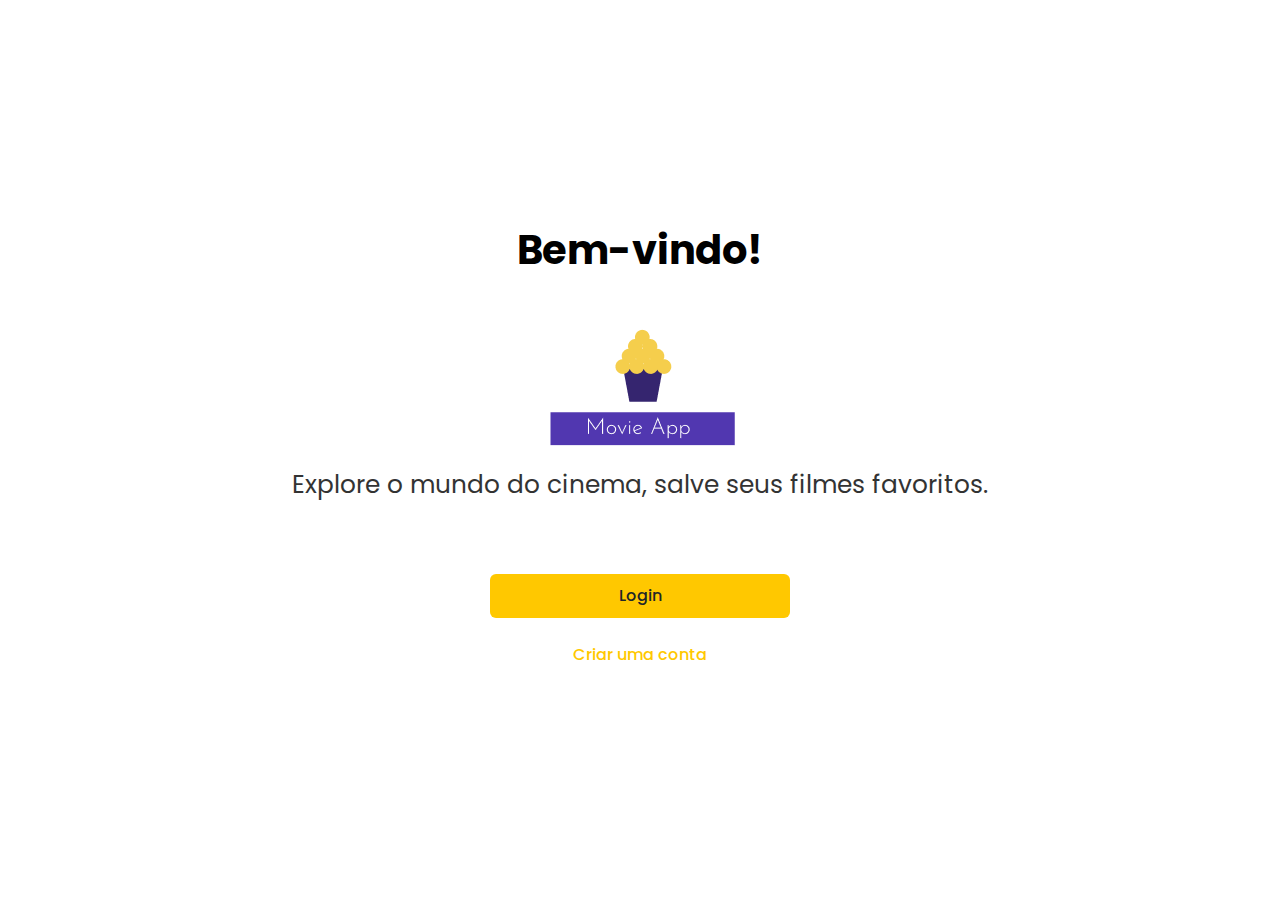
<file: landing page/index.html>
<!DOCTYPE html>
<html lang="pt-BR">
<head>
    <meta charset="utf-8">
    <meta name="viewport" content="initial-scale=1, width=device-width">
    
    <link href="https://cdn.jsdelivr.net/npm/bootstrap@5.3.0/dist/css/bootstrap.min.css" rel="stylesheet">
    <link rel="stylesheet" href="./style.css" />
	<link rel="preconnect" href="https://fonts.googleapis.com">
	<link rel="preconnect" href="https://fonts.gstatic.com" crossorigin>
	<link href="https://fonts.googleapis.com/css2?family=Poppins:wght@400;500;700&display=swap" rel="stylesheet">
    
    <title>Landing page</title>
</head>
<body>
    
    <div class="landingpage text-center">
        <h1 class="bem-vindo">Bem-vindo!</h1>
        
        <img src="logo-movieapp.png" alt="Logo" class="logo mb-3">

        <p class="explore-o-mundo">Explore o mundo do cinema, salve seus filmes favoritos.</p>
        
        <div class="button-container">
            <button class="btn btn-warning w-100 mb-2" id="login-button">Login</button>
            <a href="#" class="btn btn-link w-100" id="create-account-button">Criar uma conta</a>
        </div>
    </div>
    
	<script src="./script.js" defer></script>
	<script src="https://cdn.jsdelivr.net/npm/bootstrap@5.3.0/dist/js/bootstrap.bundle.min.js"></script>
</body>
</html>
</file>
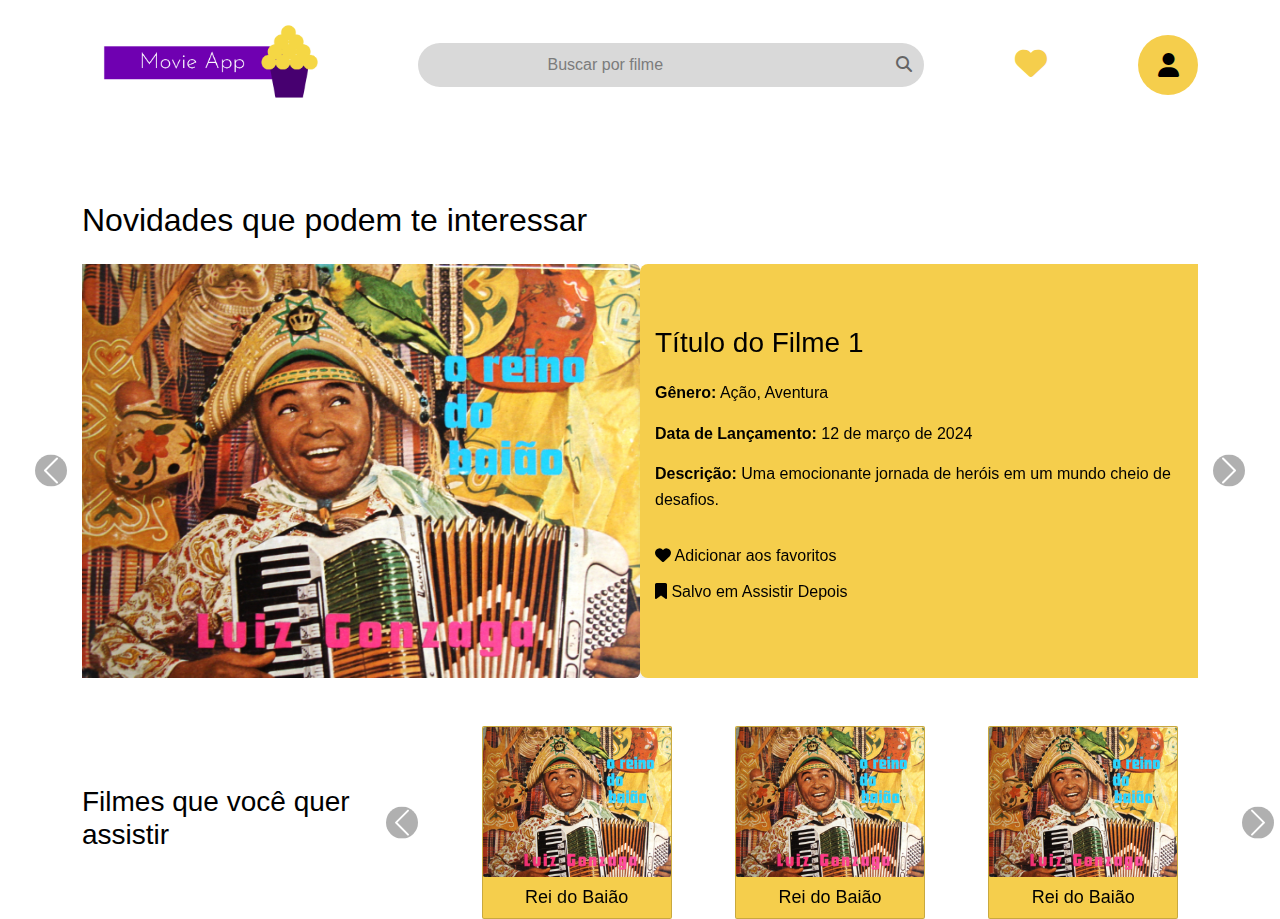
<file: pagina inicial/index.html>
<!DOCTYPE html>
<html lang="pt-br">
<head>
  <meta charset="UTF-8">
  <meta name="viewport" content="width=device-width, initial-scale=1.0">
  <title>Aplicativo de Filmes</title>
  
  <link href="https://cdn.jsdelivr.net/npm/bootstrap@5.3.3/dist/css/bootstrap.min.css" rel="stylesheet">
  <link rel="stylesheet" href="https://cdnjs.cloudflare.com/ajax/libs/font-awesome/6.5.0/css/all.min.css">
  <link rel="stylesheet" href="styles.css">
</head>
<body>
  <!-- Cabeçalho -->
  <div class="container py-4">
    <header class="d-flex justify-content-between align-items-center mb-4">
      <h1 class="m-0">
        <img src="logo-movieapp.png" alt="Logo" width="300" class="logo">
      </h1>
      
      <!-- Barra de pesquisa -->
      <form class="d-flex custom-search-bar">
        <div class="input-group">
          <input type="text" class="form-control" placeholder="Buscar por filme" aria-label="Buscar">
          <button class="btn btn-outline-secondary" type="button">
            <i class="fas fa-search"></i>
          </button>
        </div>
      </form>

      <!-- Ícones de favoritos e login -->
      <div class="d-flex align-items-center header-icons">
        <button class="favorites-btn" title="Favoritos">
          <i class="fas fa-heart"></i>
        </button>
        <button class="login-btn" title="Login">
          <i class="fas fa-user"></i>
        </button>
      </div>      
    </header>
  </div>

  <!-- Novidades que podem te interessar -->
  <div class="container mt-5">
    <h2 class="mb-4">Novidades que podem te interessar</h2>
    <div id="filmeCarrosselNovidades" class="carousel slide">
      <div class="carousel-inner">
        <div class="carousel-item active">
          <div class="row">
            <div class="col-md-6">
              <img src="Imagens/luiz-gonzaga-o-reino-do-baiao 1.png" class="d-block w-100 rounded" alt="Imagem do Filme 1">
            </div>
            <div class="col-md-6">
              <div class="info-box">
                <h3 class="title">Título do Filme 1</h3>
                <p><strong>Gênero:</strong> Ação, Aventura</p>
                <p><strong>Data de Lançamento:</strong> 12 de março de 2024</p>
                <p><strong>Descrição:</strong> Uma emocionante jornada de heróis em um mundo cheio de desafios.</p>
                <div class="actions mt-3">
                  <p><i class="fas fa-heart"></i> Adicionar aos favoritos</p>
                  <p><i class="fas fa-bookmark"></i> Salvo em Assistir Depois</p>
                </div>
              </div>
            </div>
          </div>
        </div>
        <div class="carousel-item">
          <div class="row">
            <div class="col-md-6">
              <img src="Imagens/luiz-gonzaga-o-reino-do-baiao 1.png" class="d-block w-100" alt="Imagem do Filme 2">
            </div>
            <div class="col-md-6">
              <div class="info-box">
                <h3 class="title">Título do Filme 2</h3>
                <p><strong>Gênero:</strong> Drama, Suspense</p>
                <p><strong>Data de Lançamento:</strong> 25 de abril de 2024</p>
                <p><strong>Descrição:</strong> Um drama emocionante que explora os limites da sobrevivência.</p>
                <div class="actions mt-3">
                  <p><i class="fas fa-heart"></i> Adicionar aos favoritos</p>
                  <p><i class="fas fa-bookmark"></i> Salvo em Assistir Depois</p>
                </div>
              </div>
            </div>
          </div>
        </div>
      </div>
      <button class="carousel-control-prev" type="button" data-bs-target="#filmeCarrosselNovidades" data-bs-slide="prev">
        <span class="carousel-control-prev-icon" aria-hidden="true"></span>
        <span class="visually-hidden">Anterior</span>
      </button>
      <button class="carousel-control-next" type="button" data-bs-target="#filmeCarrosselNovidades" data-bs-slide="next">
        <span class="carousel-control-next-icon" aria-hidden="true"></span>
        <span class="visually-hidden">Próximo</span>
      </button>
    </div>
  </div>

  <!-- Filmes que você quer assistir -->
  <div class="container mt-5">
    <div class="row align-items-center">
      <div class="col-md-4">
        <h3>Filmes que você quer assistir</h3>
      </div>
      <div class="col-md-8">
        <div id="filmeCarrosselAssistir" class="carousel slide filmes-carousel">
          <div class="carousel-inner">
            <div class="carousel-item active">
              <div class="row">
                <div class="col-md-4">
                  <div class="card filmes-card">
                    <img src="Imagens/luiz-gonzaga-o-reino-do-baiao.png" class="card-img-top" alt="Filme 1">
                    <div class="card-body">
                      <h5 class="card-title">Rei do Baião</h5>
                    </div>
                  </div>
                </div>
                <div class="col-md-4">
                  <div class="card filmes-card">
                    <img src="Imagens/luiz-gonzaga-o-reino-do-baiao.png" class="card-img-top" alt="Filme 2">
                    <div class="card-body">
                      <h5 class="card-title">Rei do Baião</h5>
                    </div>
                  </div>
                </div>
                <div class="col-md-4">
                  <div class="card filmes-card">
                    <img src="Imagens/luiz-gonzaga-o-reino-do-baiao.png" class="card-img-top" alt="Filme 3">
                    <div class="card-body">
                      <h5 class="card-title">Rei do Baião</h5>
                    </div>
                  </div>
                </div>
              </div>
            </div>
            <div class="carousel-item">
              <div class="row">
                <div class="col-md-4">
                  <div class="card filmes-card">
                    <img src="Imagens/luiz-gonzaga-o-reino-do-baiao.png" class="card-img-top" alt="Filme 4">
                    <div class="card-body">
                      <h5 class="card-title">Rei do Baião</h5>
                    </div>
                  </div>
                </div>
                <div class="col-md-4">
                  <div class="card filmes-card">
                    <img src="Imagens/luiz-gonzaga-o-reino-do-baiao.png" class="card-img-top" alt="Filme 5">
                    <div class="card-body">
                      <h5 class="card-title">Rei do Baião</h5>
                    </div>
                  </div>
                </div>
                <div class="col-md-4">
                  <div class="card filmes-card">
                    <img src="Imagens/luiz-gonzaga-o-reino-do-baiao.png" class="card-img-top" alt="Filme 6">
                    <div class="card-body">
                      <h5 class="card-title">Rei do Baião</h5>
                    </div>
                  </div>
                </div>
              </div>
            </div>
          </div>
          <button class="carousel-control-prev" type="button" data-bs-target="#filmeCarrosselAssistir" data-bs-slide="prev">
            <span class="carousel-control-prev-icon" aria-hidden="true"></span>
            <span class="visually-hidden">Anterior</span>
          </button>
          <button class="carousel-control-next" type="button" data-bs-target="#filmeCarrosselAssistir" data-bs-slide="next">
            <span class="carousel-control-next-icon" aria-hidden="true"></span>
            <span class="visually-hidden">Próximo</span>
          </button>
        </div>
      </div>
    </div>
  </div>

  <script src="script.js"></script>
  <script src="https://cdn.jsdelivr.net/npm/bootstrap@5.3.3/dist/js/bootstrap.bundle.min.js"></script>
</body>
</html>
</file>
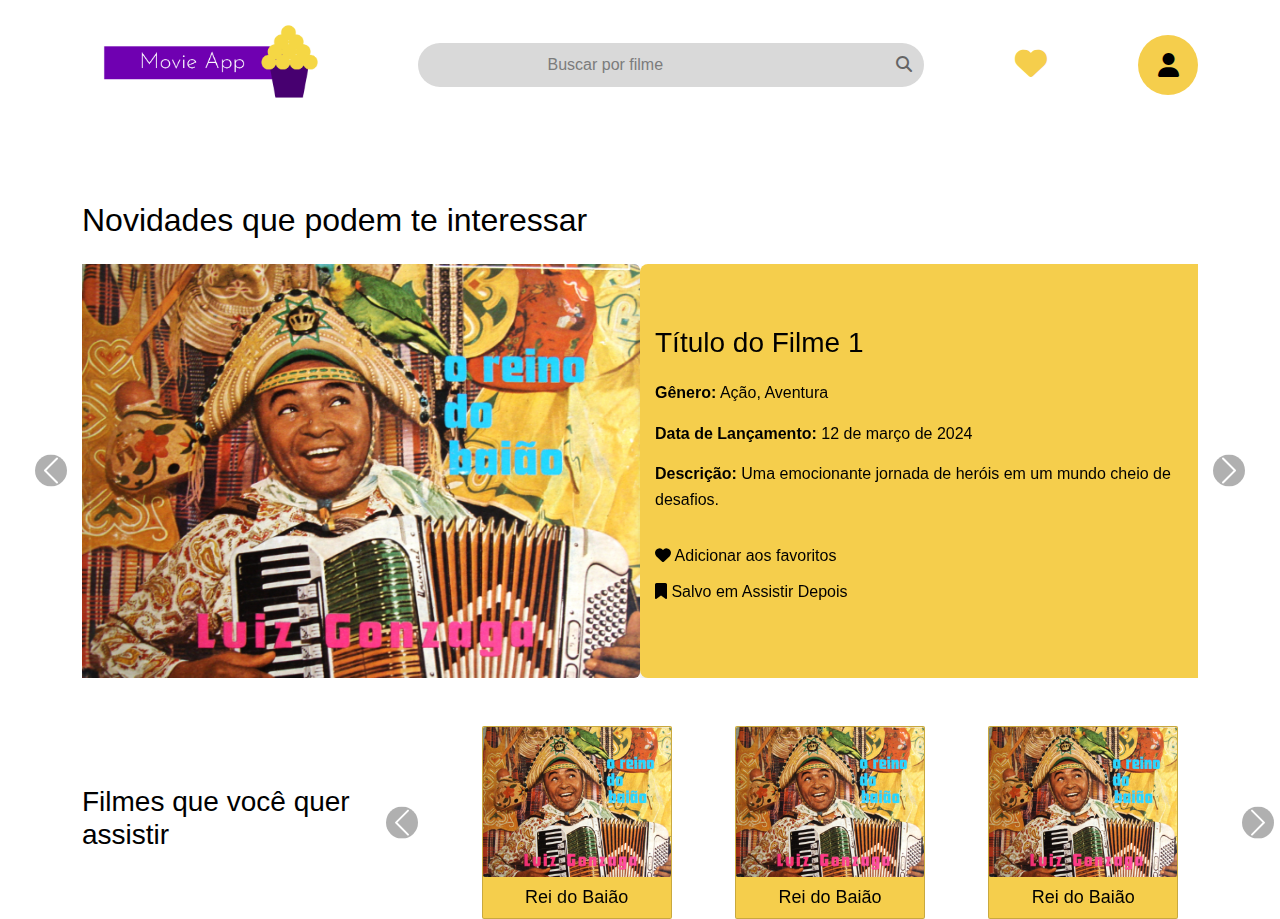
<file: pagina_inicial/index.html>
<!DOCTYPE html>
<html lang="pt-br">
<head>
  <meta charset="UTF-8">
  <meta name="viewport" content="width=device-width, initial-scale=1.0">
  <title>Movie App</title>
  
  <link href="https://cdn.jsdelivr.net/npm/bootstrap@5.3.3/dist/css/bootstrap.min.css" rel="stylesheet">
  <link rel="stylesheet" href="https://cdnjs.cloudflare.com/ajax/libs/font-awesome/6.5.0/css/all.min.css">
  <link rel="stylesheet" href="styles.css">
</head>
<body>
  <!-- Cabeçalho -->
  <div class="container py-4">
    <header class="d-flex justify-content-between align-items-center mb-4">
      <h1 class="m-0">
        <img src="logo-movieapp.png" alt="Logo" width="300" class="logo">
      </h1>
      
      <!-- Barra de pesquisa -->
      <form class="d-flex custom-search-bar">
        <div class="input-group">
          <input type="text" class="form-control" placeholder="Buscar por filme" aria-label="Buscar">
          <button class="btn btn-outline-secondary" type="button">
            <i class="fas fa-search"></i>
          </button>
        </div>
      </form>

      <!-- Ícones de favoritos e login -->
      <div class="d-flex align-items-center header-icons">
        <button class="favorites-btn" title="Favoritos">
          <i class="fas fa-heart"></i>
        </button>
        <button class="login-btn" title="Login">
          <i class="fas fa-user"></i>
        </button>
      </div>      
    </header>
  </div>

  <!-- Novidades que podem te interessar -->
  <div class="container mt-5">
    <h2 class="mb-4">Novidades que podem te interessar</h2>
    <div id="filmeCarrosselNovidades" class="carousel slide">
      <div class="carousel-inner">
        <div class="carousel-item active">
          <div class="row">
            <div class="col-md-6">
              <img src="Imagens/luiz-gonzaga-o-reino-do-baiao 1.png" class="d-block w-100 rounded" alt="Imagem do Filme 1">
            </div>
            <div class="col-md-6">
              <div class="info-box">
                <h3 class="title">Título do Filme 1</h3>
                <p><strong>Gênero:</strong> Ação, Aventura</p>
                <p><strong>Data de Lançamento:</strong> 12 de março de 2024</p>
                <p><strong>Descrição:</strong> Uma emocionante jornada de heróis em um mundo cheio de desafios.</p>
                <div class="actions mt-3">
                  <p><i class="fas fa-heart"></i> Adicionar aos favoritos</p>
                  <p><i class="fas fa-bookmark"></i> Salvo em Assistir Depois</p>
                </div>
              </div>
            </div>
          </div>
        </div>
        <div class="carousel-item">
          <div class="row">
            <div class="col-md-6">
              <img src="Imagens/luiz-gonzaga-o-reino-do-baiao 1.png" class="d-block w-100" alt="Imagem do Filme 2">
            </div>
            <div class="col-md-6">
              <div class="info-box">
                <h3 class="title">Título do Filme 2</h3>
                <p><strong>Gênero:</strong> Drama, Suspense</p>
                <p><strong>Data de Lançamento:</strong> 25 de abril de 2024</p>
                <p><strong>Descrição:</strong> Um drama emocionante que explora os limites da sobrevivência.</p>
                <div class="actions mt-3">
                  <p><i class="fas fa-heart"></i> Adicionar aos favoritos</p>
                  <p><i class="fas fa-bookmark"></i> Salvo em Assistir Depois</p>
                </div>
              </div>
            </div>
          </div>
        </div>
      </div>
      <button class="carousel-control-prev" type="button" data-bs-target="#filmeCarrosselNovidades" data-bs-slide="prev">
        <span class="carousel-control-prev-icon" aria-hidden="true"></span>
        <span class="visually-hidden">Anterior</span>
      </button>
      <button class="carousel-control-next" type="button" data-bs-target="#filmeCarrosselNovidades" data-bs-slide="next">
        <span class="carousel-control-next-icon" aria-hidden="true"></span>
        <span class="visually-hidden">Próximo</span>
      </button>
    </div>
  </div>

  <!-- Filmes que você quer assistir -->
  <div class="container mt-5">
    <div class="row align-items-center">
      <div class="col-md-4">
        <h3>Filmes que você quer assistir</h3>
      </div>
      <div class="col-md-8">
        <div id="filmeCarrosselAssistir" class="carousel slide filmes-carousel">
          <div class="carousel-inner">
            <div class="carousel-item active">
              <div class="row">
                <div class="col-md-4">
                  <div class="card filmes-card">
                    <img src="Imagens/luiz-gonzaga-o-reino-do-baiao.png" class="card-img-top" alt="Filme 1">
                    <div class="card-body">
                      <h5 class="card-title">Rei do Baião</h5>
                    </div>
                  </div>
                </div>
                <div class="col-md-4">
                  <div class="card filmes-card">
                    <img src="Imagens/luiz-gonzaga-o-reino-do-baiao.png" class="card-img-top" alt="Filme 2">
                    <div class="card-body">
                      <h5 class="card-title">Rei do Baião</h5>
                    </div>
                  </div>
                </div>
                <div class="col-md-4">
                  <div class="card filmes-card">
                    <img src="Imagens/luiz-gonzaga-o-reino-do-baiao.png" class="card-img-top" alt="Filme 3">
                    <div class="card-body">
                      <h5 class="card-title">Rei do Baião</h5>
                    </div>
                  </div>
                </div>
              </div>
            </div>
            <div class="carousel-item">
              <div class="row">
                <div class="col-md-4">
                  <div class="card filmes-card">
                    <img src="Imagens/luiz-gonzaga-o-reino-do-baiao.png" class="card-img-top" alt="Filme 4">
                    <div class="card-body">
                      <h5 class="card-title">Rei do Baião</h5>
                    </div>
                  </div>
                </div>
                <div class="col-md-4">
                  <div class="card filmes-card">
                    <img src="Imagens/luiz-gonzaga-o-reino-do-baiao.png" class="card-img-top" alt="Filme 5">
                    <div class="card-body">
                      <h5 class="card-title">Rei do Baião</h5>
                    </div>
                  </div>
                </div>
                <div class="col-md-4">
                  <div class="card filmes-card">
                    <img src="Imagens/luiz-gonzaga-o-reino-do-baiao.png" class="card-img-top" alt="Filme 6">
                    <div class="card-body">
                      <h5 class="card-title">Rei do Baião</h5>
                    </div>
                  </div>
                </div>
              </div>
            </div>
          </div>
          <button class="carousel-control-prev" type="button" data-bs-target="#filmeCarrosselAssistir" data-bs-slide="prev">
            <span class="carousel-control-prev-icon" aria-hidden="true"></span>
            <span class="visually-hidden">Anterior</span>
          </button>
          <button class="carousel-control-next" type="button" data-bs-target="#filmeCarrosselAssistir" data-bs-slide="next">
            <span class="carousel-control-next-icon" aria-hidden="true"></span>
            <span class="visually-hidden">Próximo</span>
          </button>
        </div>
      </div>
    </div>
  </div>

  <script src="script.js"></script>
  <script src="https://cdn.jsdelivr.net/npm/bootstrap@5.3.3/dist/js/bootstrap.bundle.min.js"></script>
</body>
</html>
</file>
<file: landing page/style.css>
body {
  font-family: 'Poppins', sans-serif;
  margin: 0;
  padding: 0;
  background-color: #ffffff; 
  color: #343a40; 
}


.landingpage {
  display: flex;
  flex-direction: column;
  align-items: center;
  justify-content: center;
  height: 100vh;
  text-align: center;
  padding: 20px;
}

.bem-vindo {
  font-size: 2.5rem;
  font-weight: 700;
  margin-bottom: 50px;
  color: #000000;
}

.logo {
  max-width: 200px;
  height: auto;
  margin-bottom: 60px;
}

.explore-o-mundo {
  font-size: 1.55rem;
  margin-bottom: 70px;
  color: #333333; 
}

.button-container {
  width: 100%;
  max-width: 300px;
}

#login-button {
  font-size: 1rem;
  font-weight: 500;
  background-color: #ffc800;
  border: none;
  padding: 10px;
  color: #212529;
  transition: background-color 0.3s ease;
}

#login-button:hover {
  background-color: #ffc800;
}

#create-account-button {
  font-size: 1rem;
  font-weight: 500;
  text-decoration: none; 
  color: #ffc800; 
  display: block;
  margin-top: 10px;
}

#create-account-button:hover {
  text-decoration: underline;
}
</file>
<file: pagina inicial/styles.css>
body {
  font-family: Arial, Helvetica, sans-serif;
  line-height: 1.6;
  color: #000000;
  margin: 0;
  padding: 0;
}

h1, h2, h3 {
  color: #000000;
}

/* Cabeçalho */
header {
  border-bottom: none; 
}
  

header img {
  max-width: 250px;
}

header .gap-3 a {
  transition: color 0.3s ease-in-out;
}

.custom-search-bar .input-group {
  border-radius: 50px;
  overflow: hidden; 
}

.custom-search-bar .form-control {
  border: none; 
  background-color: #d9d9d9; 
  padding: 10px 130px; 
  text-align: start;
}

.custom-search-bar .form-control::placeholder {
  color: #656565; 
  opacity: 0.8; 
}

.custom-search-bar .btn-outline-secondary {
  border: none; 
  background-color: #d9d9d9; 
  color: #656565; 
  transition: background-color 0.3s ease-in-out; 
}

.custom-search-bar .btn-outline-secondary:hover {
  background-color: #8a8a8a; 
}

/* Ícone de favoritos */
.header-icons .favorites-btn {
  background: none; 
  border: none; 
  color: #f5ce4c; 
  font-size: 2rem; 
  transition: transform 0.3s ease; 
}

.header-icons .favorites-btn:hover {
  transform: scale(1.2); 
}

/* Ícone de login */
.header-icons .login-btn {
  width: 60px; 
  height: 60px; 
  background-color: #f5ce4c; 
  border: none; 
  border-radius: 50%; 
  display: flex; 
  align-items: center; 
  justify-content: center; 
  color: #000000; 
  font-size: 1.5rem; 
  transition: background-color 0.3s ease, transform 0.3s ease; 
}

.header-icons .login-btn:hover {
  background-color: #ffd900; 
  transform: scale(1.1); 
}

/* Margens dos ícones */
.header-icons .favorites-btn {
  margin-right: 70px; 
}

.header-icons .login-btn {
  margin-left: 15px; 
}

/* Novidades */
#filmeCarrosselNovidades .info-box {
  padding: 15px;
  background-color: #f5ce4c;
  border-radius: 8px;
  box-shadow: 0 4px 6px #0000001a;
}

#filmeCarrosselNovidades .title {
  color: #000000;
}

/* Botões do carrossel */
.carousel-control-prev-icon,
.carousel-control-next-icon {
  background-color: #636363;
  border-radius: 50%;
}

/* Carrossel */
.carousel-item .col-md-6 {
  flex: 2;
  padding: 0; 
}

.carousel-item img {
  width: 573px;
  height: 414px; 
  object-fit: auto; 
  border-radius: 15px; 
}

.info-box {
  display: flex;
  height: 414px;
  flex-direction: column; 
  justify-content: center; 
  padding: 60px; 
  background-color: #f8f9fa; 
  border-radius: 5px;
}

/* Texto e elementos dentro do info-box */
.info-box .title {
  margin-bottom: 20px; 
}

.info-box p {
  margin-bottom: 15px; 
}

.info-box .actions p {
  margin-bottom: 10px; 
}

.carousel-control-prev,
.carousel-control-next {
  position: absolute;
  top: 50%;
  transform: translateY(-50%);
  z-index: 10;
}

.carousel-control-prev {
  left: -115px;
}

.carousel-control-next {
  right: -115px;
}

/* Cards */
.filmes-carousel .filmes-card {
  background-color: #f5ce4c; 
  color: #000000; 
  max-width: 190px; 
  margin: 0 auto; 
  border-radius: 2px; 
  overflow: hidden; 
  font-family: 'Arial', sans-serif;
  transition: transform 0.3s ease-in-out; 
}

.filmes-carousel .filmes-card img {
  width: 100%; 
  height: 150px; 
  display: block; 
  object-fit: cover; 
  border-radius: 2px; 
}


.filmes-carousel .filmes-card .card-body {
  padding: 10px; 
  text-align: center; 
}

.filmes-carousel .filmes-card .card-title {
  font-size: 18px; 
  margin-bottom: 0px; 
}

/* Responsividade */
@media (max-width: 768px) {
  .carousel-inner .row {
    flex-direction: column;
    align-items: center;
  }

  .info-box {
    text-align: center;
  }
}
</file>
<file: pagina_inicial/styles.css>
body {
  font-family: Arial, Helvetica, sans-serif;
  line-height: 1.6;
  color: #000000;
  margin: 0;
  padding: 0;
}

h1, h2, h3 {
  color: #000000;
}

/* Cabeçalho */
header {
  border-bottom: none; 
}
  

header img {
  max-width: 250px;
}

header .gap-3 a {
  transition: color 0.3s ease-in-out;
}

.custom-search-bar .input-group {
  border-radius: 50px;
  overflow: hidden; 
}

.custom-search-bar .form-control {
  border: none; 
  background-color: #d9d9d9; 
  padding: 10px 130px; 
  text-align: start;
}

.custom-search-bar .form-control::placeholder {
  color: #656565; 
  opacity: 0.8; 
}

.custom-search-bar .btn-outline-secondary {
  border: none; 
  background-color: #d9d9d9; 
  color: #656565; 
  transition: background-color 0.3s ease-in-out; 
}

.custom-search-bar .btn-outline-secondary:hover {
  background-color: #8a8a8a; 
}

/* Ícone de favoritos */
.header-icons .favorites-btn {
  background: none; 
  border: none; 
  color: #f5ce4c; 
  font-size: 2rem; 
  transition: transform 0.3s ease; 
}

.header-icons .favorites-btn:hover {
  transform: scale(1.2); 
}

/* Ícone de login */
.header-icons .login-btn {
  width: 60px; 
  height: 60px; 
  background-color: #f5ce4c; 
  border: none; 
  border-radius: 50%; 
  display: flex; 
  align-items: center; 
  justify-content: center; 
  color: #000000; 
  font-size: 1.5rem; 
  transition: background-color 0.3s ease, transform 0.3s ease; 
}

.header-icons .login-btn:hover {
  background-color: #ffd900; 
  transform: scale(1.1); 
}

/* Margens dos ícones */
.header-icons .favorites-btn {
  margin-right: 70px; 
}

.header-icons .login-btn {
  margin-left: 15px; 
}

/* Novidades */
#filmeCarrosselNovidades .info-box {
  padding: 15px;
  background-color: #f5ce4c;
  border-radius: 8px;
  box-shadow: 0 4px 6px #0000001a;
}

#filmeCarrosselNovidades .title {
  color: #000000;
}

/* Botões do carrossel */
.carousel-control-prev-icon,
.carousel-control-next-icon {
  background-color: #636363;
  border-radius: 50%;
}

/* Carrossel */
.carousel-item .col-md-6 {
  flex: 2;
  padding: 0; 
}

.carousel-item img {
  width: 573px;
  height: 414px; 
  object-fit: auto; 
  border-radius: 15px; 
}

.info-box {
  display: flex;
  height: 414px;
  flex-direction: column; 
  justify-content: center; 
  padding: 60px; 
  background-color: #f8f9fa; 
  border-radius: 5px;
}

/* Texto e elementos dentro do info-box */
.info-box .title {
  margin-bottom: 20px; 
}

.info-box p {
  margin-bottom: 15px; 
}

.info-box .actions p {
  margin-bottom: 10px; 
}

.carousel-control-prev,
.carousel-control-next {
  position: absolute;
  top: 50%;
  transform: translateY(-50%);
  z-index: 10;
}

.carousel-control-prev {
  left: -115px;
}

.carousel-control-next {
  right: -115px;
}

/* Cards */
.filmes-carousel .filmes-card {
  background-color: #f5ce4c; 
  color: #000000; 
  max-width: 190px; 
  margin: 0 auto; 
  border-radius: 2px; 
  overflow: hidden; 
  font-family: 'Arial', sans-serif;
  transition: transform 0.3s ease-in-out; 
}

.filmes-carousel .filmes-card img {
  width: 100%; 
  height: 150px; 
  display: block; 
  object-fit: cover; 
  border-radius: 2px; 
}


.filmes-carousel .filmes-card .card-body {
  padding: 10px; 
  text-align: center; 
}

.filmes-carousel .filmes-card .card-title {
  font-size: 18px; 
  margin-bottom: 0px; 
}

/* Responsividade */
@media (max-width: 768px) {
  .carousel-inner .row {
    flex-direction: column;
    align-items: center;
  }

  .info-box {
    text-align: center;
  }
}
</file>
